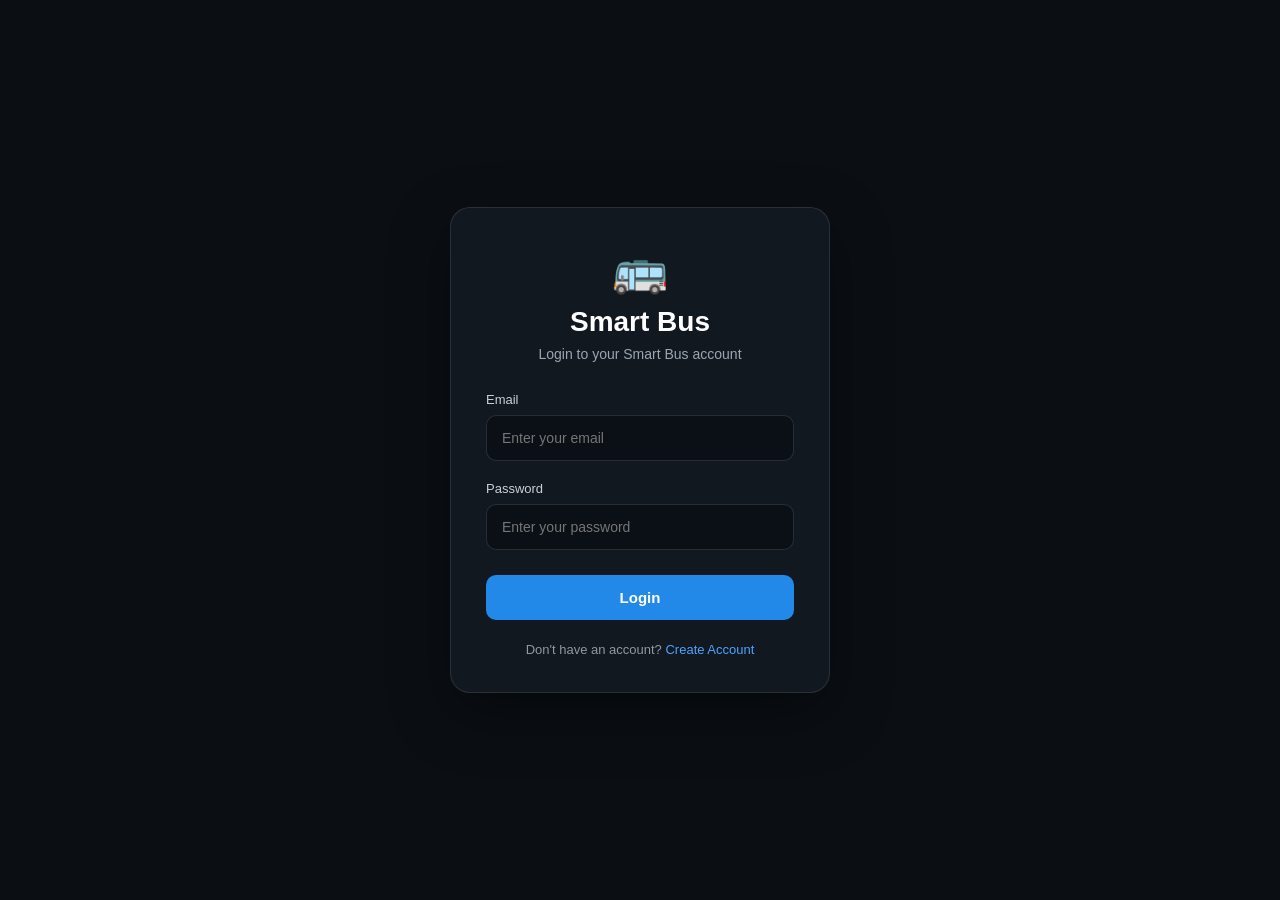
<file: backend/templates/login.html>
<!DOCTYPE html>
<html lang="en">

<head>
    <meta charset="UTF-8">
    <meta name="viewport" content="width=device-width, initial-scale=1.0">

    <title>Smart Bus - Login</title>

    <style>
        * {
            box-sizing: border-box;
            margin: 0;
            padding: 0;
        }

        body {
            min-height: 100vh;
            display: flex;
            align-items: center;
            justify-content: center;
            font-family: Arial, sans-serif;
            background: #0b0f14;
            color: #ffffff;
        }

        .login-container {
            width: 100%;
            max-width: 430px;
            padding: 25px;
        }

        .login-card {
            padding: 35px;
            border-radius: 20px;
            background: #111820;
            border: 1px solid rgba(255, 255, 255, 0.1);
            box-shadow: 0 20px 60px rgba(0, 0, 0, 0.45);
        }

        .logo {
            text-align: center;
            font-size: 45px;
            margin-bottom: 10px;
        }

        .title {
            text-align: center;
            font-size: 28px;
            font-weight: 700;
            margin-bottom: 8px;
        }

        .subtitle {
            text-align: center;
            color: #9ba6b2;
            font-size: 14px;
            margin-bottom: 30px;
        }

        .form-group {
            margin-bottom: 20px;
        }

        .form-group label {
            display: block;
            font-size: 13px;
            margin-bottom: 8px;
            color: #c8d0d8;
        }

        .form-group input {
            width: 100%;
            padding: 14px 15px;
            border-radius: 10px;
            border: 1px solid rgba(255, 255, 255, 0.12);
            background: #0b1016;
            color: white;
            outline: none;
            font-size: 14px;
        }

        .form-group input:focus {
            border-color: #4da3ff;
        }

        .login-button {
            width: 100%;
            padding: 14px;
            border: none;
            border-radius: 10px;
            background: #2389e8;
            color: white;
            font-size: 15px;
            font-weight: 700;
            cursor: pointer;
            margin-top: 5px;
        }

        .login-button:hover {
            background: #1675cc;
        }

        .register-text {
            text-align: center;
            margin-top: 22px;
            color: #8e99a5;
            font-size: 13px;
        }

        .register-text a {
            color: #4da3ff;
            text-decoration: none;
        }
    </style>
</head>

<body>

    <div class="login-container">

        <div class="login-card">

            <div class="logo">
                🚌
            </div>

            <h1 class="title">
                Smart Bus
            </h1>

            <p class="subtitle">
                Login to your Smart Bus account
            </p>

            <form method="POST" action="/login">

                <div class="form-group">
                    <label for="email">
                        Email
                    </label>

                    <input
                        type="email"
                        id="email"
                        name="email"
                        placeholder="Enter your email"
                        required
                    >
                </div>

                <div class="form-group">
                    <label for="password">
                        Password
                    </label>

                    <input
                        type="password"
                        id="password"
                        name="password"
                        placeholder="Enter your password"
                        required
                    >
                </div>

                <button
                    type="submit"
                    class="login-button"
                >
                    Login
                </button>

            </form>

            <p class="register-text">
                Don't have an account?
                <a href="#">
                    Create Account
                </a>
            </p>

        </div>

    </div>

</body>

</html>
</file>
